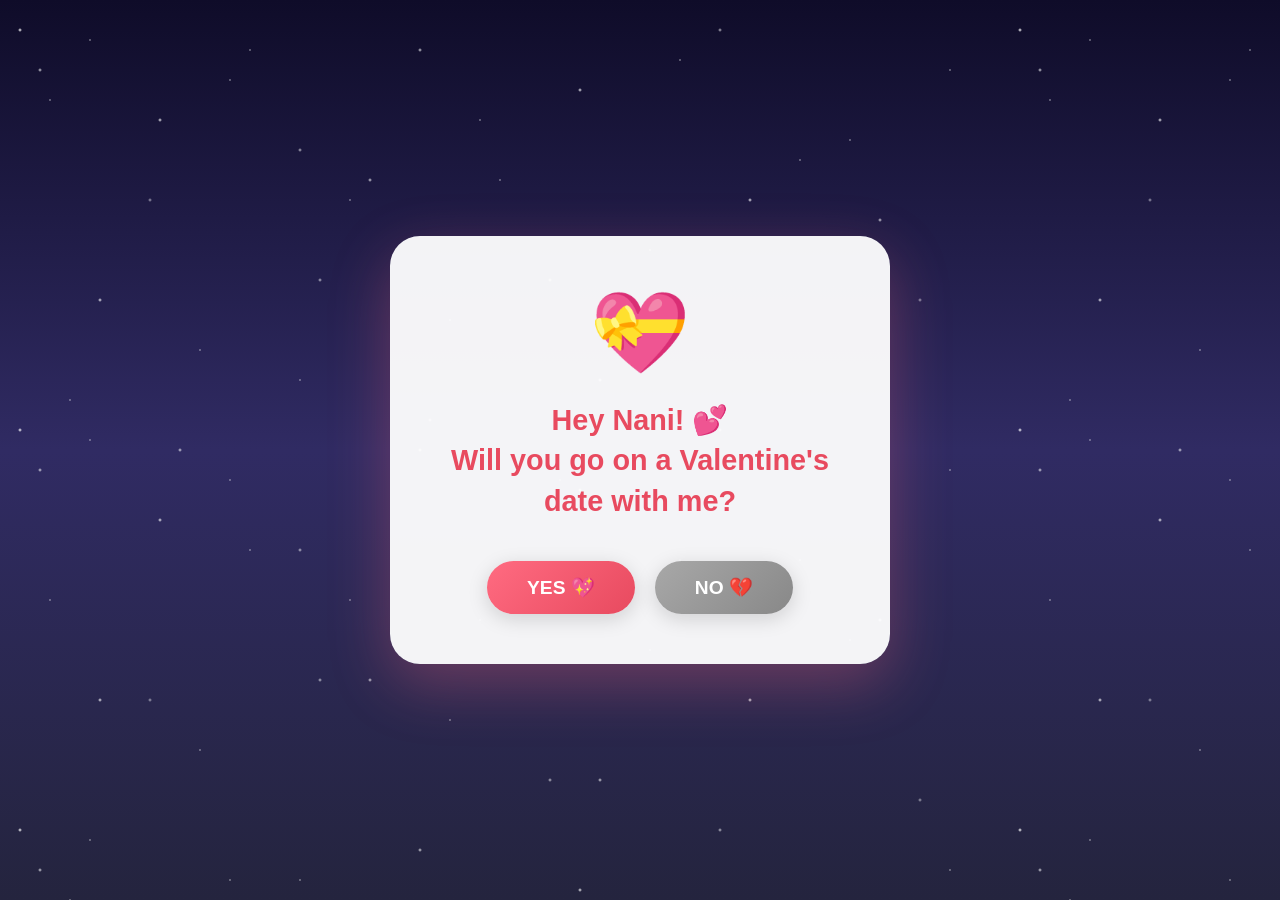
<file: index.html>
<!DOCTYPE html>
<html lang="en">
<head>
    <meta charset="UTF-8">
    <meta name="viewport" content="width=device-width, initial-scale=1.0">
    <title>Valentine's Question 💕</title>
    <link rel="stylesheet" href="styles.css">
</head>
<body class="page1">
    <div class="hearts-background"></div>
    <div class="container">
        <div class="question-card">
            <div class="heart-icon">💝</div>
            <h1>Hey Nani! 💕<br>Will you go on a Valentine's date with me?</h1>
            <div class="buttons">
                <button id="yesBtn" class="btn btn-yes">YES 💖</button>
                <button id="noBtn" class="btn btn-no">NO 💔</button>
            </div>
        </div>
    </div>
    <script src="script.js"></script>
</body>
</html>
</file>
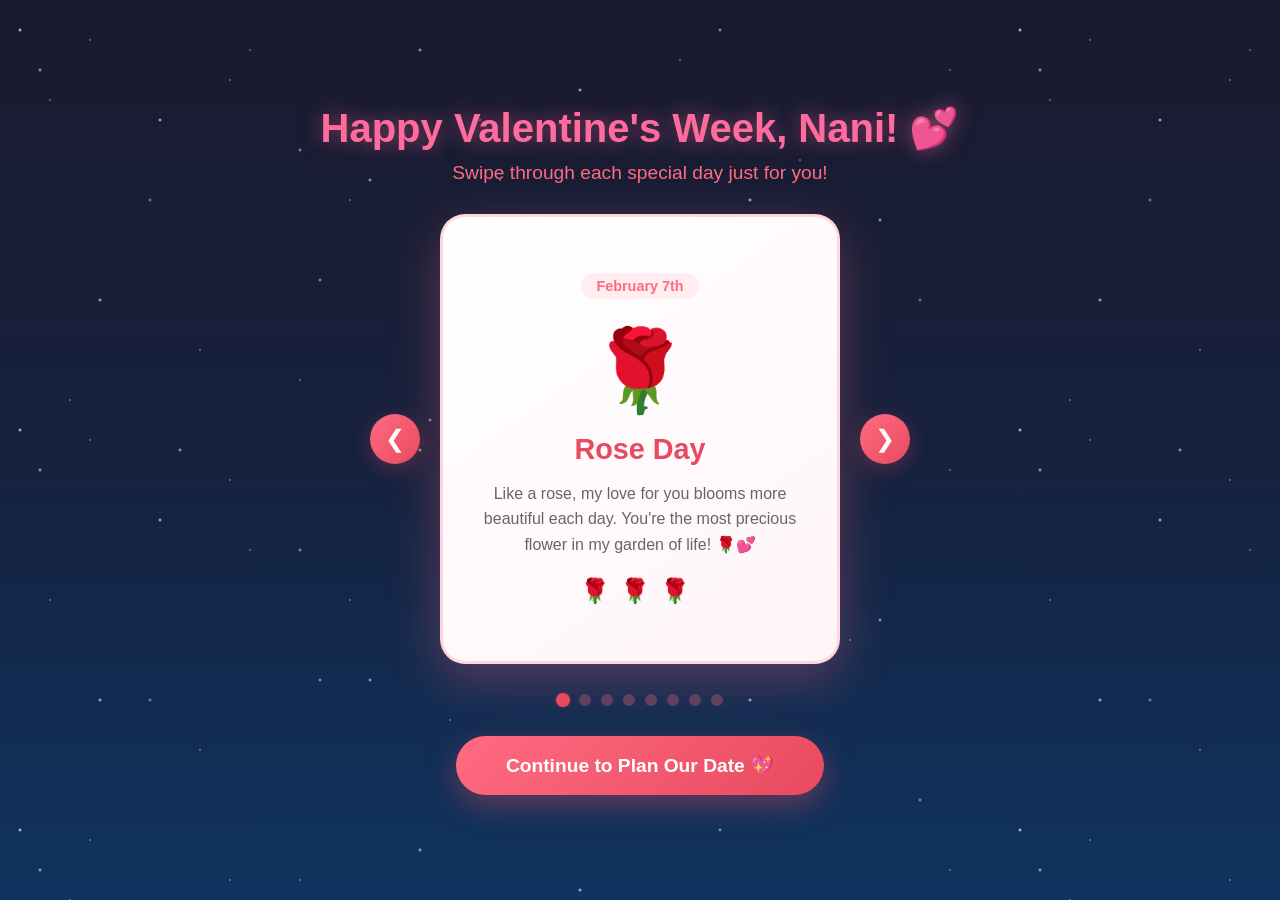
<file: greeting-cards.html>
<!DOCTYPE html>
<html lang="en">
<head>
    <meta charset="UTF-8">
    <meta name="viewport" content="width=device-width, initial-scale=1.0">
    <title>Valentine's Week Cards 💕</title>
    <link rel="stylesheet" href="styles.css">
</head>
<body class="greeting-page">
    <div class="hearts-background"></div>
    <div class="container">
        <h1 class="greeting-title">Happy Valentine's Week, Nani! 💕</h1>
        <p class="greeting-subtitle">Swipe through each special day just for you!</p>
        
        <div class="cards-carousel">
            <button class="carousel-btn prev-btn" onclick="prevCard()">❮</button>
            
            <div class="greeting-cards-container">
                <!-- Rose Day - Feb 7 -->
                <div class="greeting-card active" data-day="rose">
                    <div class="card-date">February 7th</div>
                    <div class="card-emoji">🌹</div>
                    <h2 class="card-day-title">Rose Day</h2>
                    <p class="card-message">Like a rose, my love for you blooms more beautiful each day. You're the most precious flower in my garden of life! 🌹💕</p>
                    <div class="card-decoration">🌹🌹🌹</div>
                </div>

                <!-- Propose Day - Feb 8 -->
                <div class="greeting-card" data-day="propose">
                    <div class="card-date">February 8th</div>
                    <div class="card-emoji">💍</div>
                    <h2 class="card-day-title">Propose Day</h2>
                    <p class="card-message">Every moment with you feels like a dream. Will you be mine forever? You make my heart skip a beat! 💍✨</p>
                    <div class="card-decoration">💕💍💕</div>
                </div>

                <!-- Chocolate Day - Feb 9 -->
                <div class="greeting-card" data-day="chocolate">
                    <div class="card-date">February 9th</div>
                    <div class="card-emoji">🍫</div>
                    <h2 class="card-day-title">Chocolate Day</h2>
                    <p class="card-message">You're sweeter than the sweetest chocolate! Life with you is like a box of chocolates - full of delightful surprises! 🍫🤎</p>
                    <div class="card-decoration">🍫🍬🍫</div>
                </div>

                <!-- Teddy Day - Feb 10 -->
                <div class="greeting-card" data-day="teddy">
                    <div class="card-date">February 10th</div>
                    <div class="card-emoji">🧸</div>
                    <h2 class="card-day-title">Teddy Day</h2>
                    <p class="card-message">Just like a teddy bear, I want to be the one you hug when you're happy, sad, or just need some comfort! 🧸💝</p>
                    <div class="card-decoration">🧸🤗🧸</div>
                </div>

                <!-- Promise Day - Feb 11 -->
                <div class="greeting-card" data-day="promise">
                    <div class="card-date">February 11th</div>
                    <div class="card-emoji">🤙</div>
                    <h2 class="card-day-title">Promise Day</h2>
                    <p class="card-message">I promise to always be there for you, to make you smile, to hold your hand through every storm. Forever and always! 🤞💫</p>
                    <div class="card-decoration">✨🤝✨</div>
                </div>

                <!-- Hug Day - Feb 12 -->
                <div class="greeting-card" data-day="hug">
                    <div class="card-date">February 12th</div>
                    <div class="card-emoji">🤗</div>
                    <h2 class="card-day-title">Hug Day</h2>
                    <p class="card-message">A hug from you is my favorite place to be. In your arms, I've found my home, my peace, my everything! 🤗💖</p>
                    <div class="card-decoration">🫂💕🫂</div>
                </div>

                <!-- Kiss Day - Feb 13 -->
                <div class="greeting-card" data-day="kiss">
                    <div class="card-date">February 13th</div>
                    <div class="card-emoji">💋</div>
                    <h2 class="card-day-title">Kiss Day</h2>
                    <p class="card-message">Your smile is my sunshine, and a kiss from you lights up my whole world. You're absolutely magical! 💋✨</p>
                    <div class="card-decoration">💋💕💋</div>
                </div>

                <!-- Valentine's Day - Feb 14 -->
                <div class="greeting-card" data-day="valentine">
                    <div class="card-date">February 14th</div>
                    <div class="card-emoji">❤️</div>
                    <h2 class="card-day-title">Valentine's Day</h2>
                    <p class="card-message">You are my today and all of my tomorrows. Happy Valentine's Day to the one who owns my heart! I love you! ❤️🥰</p>
                    <div class="card-decoration">💝❤️💝</div>
                </div>
            </div>
            
            <button class="carousel-btn next-btn" onclick="nextCard()">❯</button>
        </div>

        <div class="carousel-dots">
            <span class="dot active" onclick="goToCard(0)"></span>
            <span class="dot" onclick="goToCard(1)"></span>
            <span class="dot" onclick="goToCard(2)"></span>
            <span class="dot" onclick="goToCard(3)"></span>
            <span class="dot" onclick="goToCard(4)"></span>
            <span class="dot" onclick="goToCard(5)"></span>
            <span class="dot" onclick="goToCard(6)"></span>
            <span class="dot" onclick="goToCard(7)"></span>
        </div>

        <button class="btn btn-continue" onclick="window.location.href='page2.html'">
            Continue to Plan Our Date 💖
        </button>
    </div>
    <script src="script.js"></script>
</body>
</html>
</file>
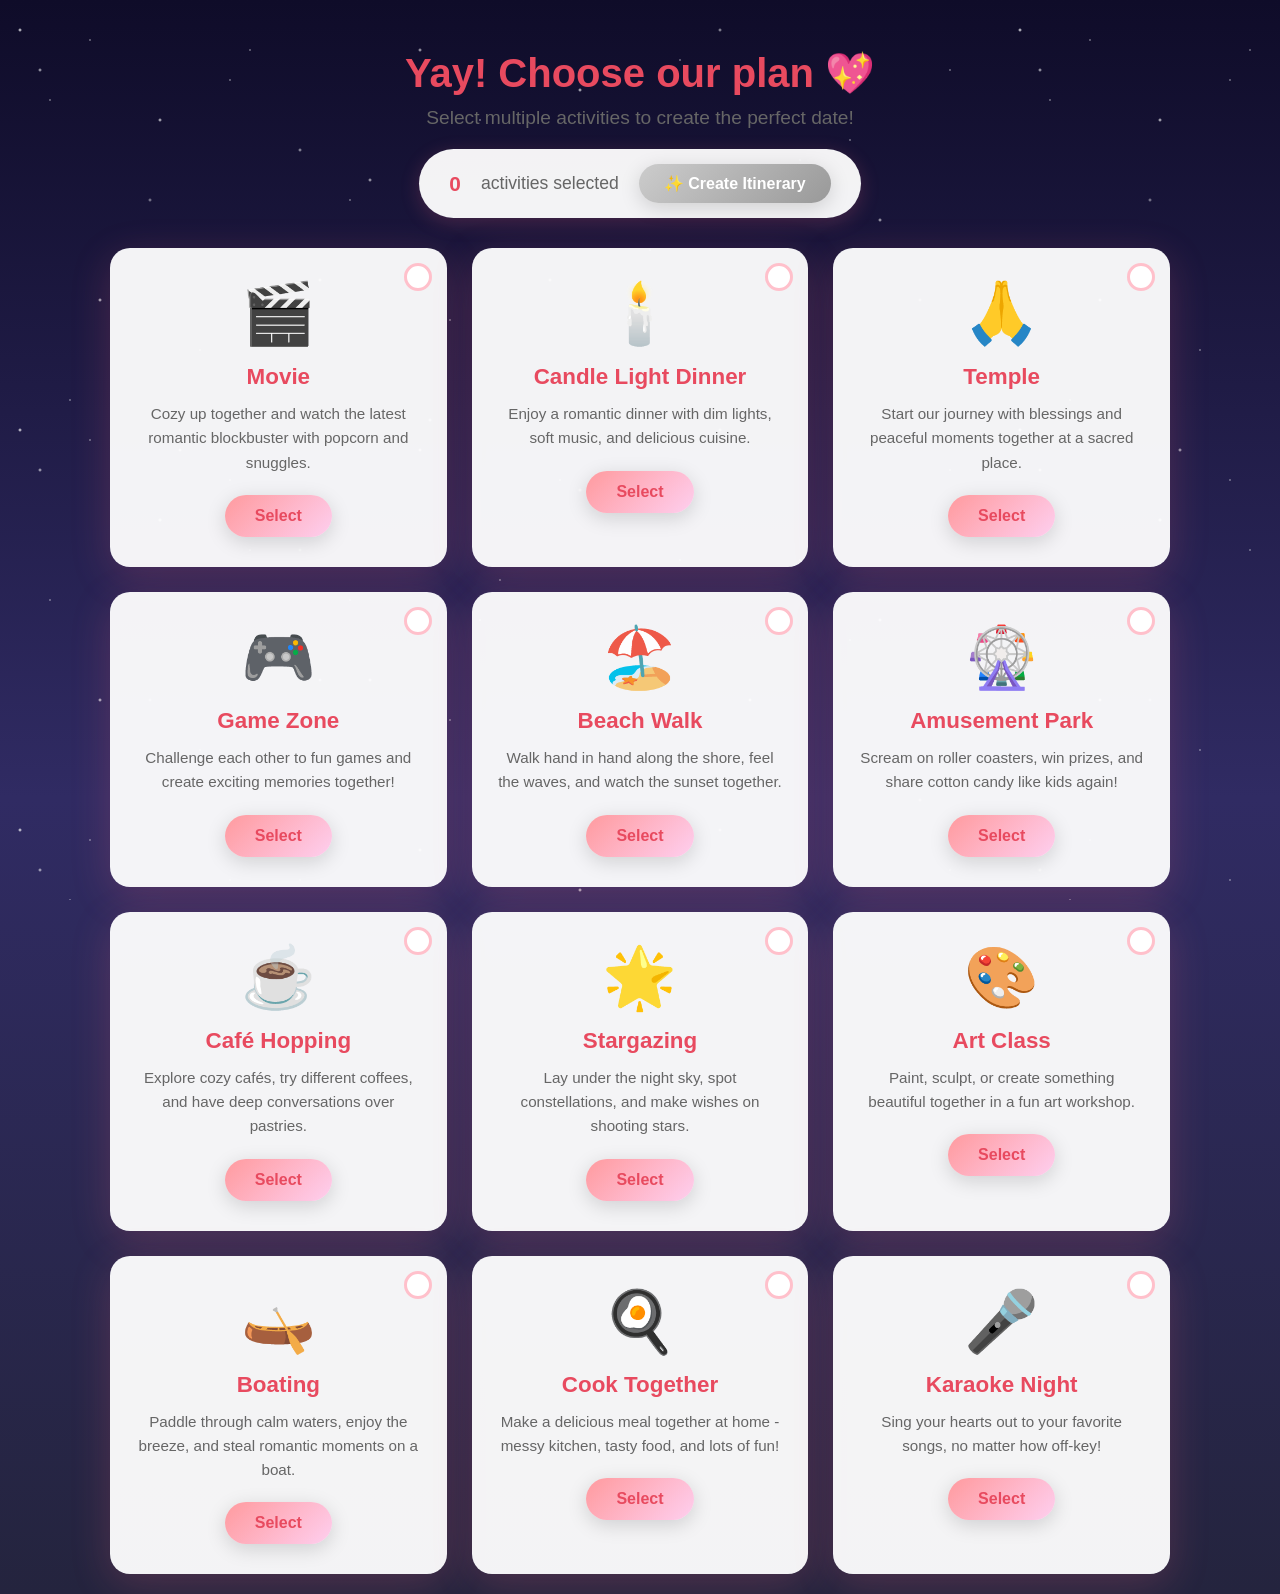
<file: page2.html>
<!DOCTYPE html>
<html lang="en">
<head>
    <meta charset="UTF-8">
    <meta name="viewport" content="width=device-width, initial-scale=1.0">
    <title>Choose Our Plan 💖</title>
    <link rel="stylesheet" href="styles.css">
</head>
<body class="page2">
    <div class="hearts-background"></div>
    <div class="container">
        <h1 class="page2-title">Yay! Choose our plan 💖</h1>
        <p class="subtitle">Select multiple activities to create the perfect date!</p>
        
        <div class="selection-info" id="selectionInfo">
            <span id="selectedCount">0</span> activities selected
            <button class="btn btn-create-itinerary" id="createItineraryBtn" onclick="createCombinedItinerary()" disabled>
                ✨ Create Itinerary
            </button>
        </div>
        
        <div class="cards-grid">
            <div class="card" data-plan="Movie">
                <div class="card-checkbox"><input type="checkbox" id="check-movie" onchange="togglePlan('Movie')"><label for="check-movie"></label></div>
                <div class="card-icon">🎬</div>
                <h2 class="card-title">Movie</h2>
                <p class="card-description">Cozy up together and watch the latest romantic blockbuster with popcorn and snuggles.</p>
                <button class="btn btn-select" onclick="togglePlan('Movie')">Select</button>
            </div>
            
            <div class="card" data-plan="Candle Light Dinner">
                <div class="card-checkbox"><input type="checkbox" id="check-dinner" onchange="togglePlan('Candle Light Dinner')"><label for="check-dinner"></label></div>
                <div class="card-icon">🕯️</div>
                <h2 class="card-title">Candle Light Dinner</h2>
                <p class="card-description">Enjoy a romantic dinner with dim lights, soft music, and delicious cuisine.</p>
                <button class="btn btn-select" onclick="togglePlan('Candle Light Dinner')">Select</button>
            </div>
            
            <div class="card" data-plan="Temple">
                <div class="card-checkbox"><input type="checkbox" id="check-temple" onchange="togglePlan('Temple')"><label for="check-temple"></label></div>
                <div class="card-icon">🙏</div>
                <h2 class="card-title">Temple</h2>
                <p class="card-description">Start our journey with blessings and peaceful moments together at a sacred place.</p>
                <button class="btn btn-select" onclick="togglePlan('Temple')">Select</button>
            </div>
            
            <div class="card" data-plan="Game Zone">
                <div class="card-checkbox"><input type="checkbox" id="check-game" onchange="togglePlan('Game Zone')"><label for="check-game"></label></div>
                <div class="card-icon">🎮</div>
                <h2 class="card-title">Game Zone</h2>
                <p class="card-description">Challenge each other to fun games and create exciting memories together!</p>
                <button class="btn btn-select" onclick="togglePlan('Game Zone')">Select</button>
            </div>
            
            <div class="card" data-plan="Beach Walk">
                <div class="card-checkbox"><input type="checkbox" id="check-beach" onchange="togglePlan('Beach Walk')"><label for="check-beach"></label></div>
                <div class="card-icon">🏖️</div>
                <h2 class="card-title">Beach Walk</h2>
                <p class="card-description">Walk hand in hand along the shore, feel the waves, and watch the sunset together.</p>
                <button class="btn btn-select" onclick="togglePlan('Beach Walk')">Select</button>
            </div>
            
            <div class="card" data-plan="Amusement Park">
                <div class="card-checkbox"><input type="checkbox" id="check-amusement" onchange="togglePlan('Amusement Park')"><label for="check-amusement"></label></div>
                <div class="card-icon">🎡</div>
                <h2 class="card-title">Amusement Park</h2>
                <p class="card-description">Scream on roller coasters, win prizes, and share cotton candy like kids again!</p>
                <button class="btn btn-select" onclick="togglePlan('Amusement Park')">Select</button>
            </div>
            
            <div class="card" data-plan="Café Hopping">
                <div class="card-checkbox"><input type="checkbox" id="check-cafe" onchange="togglePlan('Café Hopping')"><label for="check-cafe"></label></div>
                <div class="card-icon">☕</div>
                <h2 class="card-title">Café Hopping</h2>
                <p class="card-description">Explore cozy cafés, try different coffees, and have deep conversations over pastries.</p>
                <button class="btn btn-select" onclick="togglePlan('Café Hopping')">Select</button>
            </div>
            
            <div class="card" data-plan="Stargazing">
                <div class="card-checkbox"><input type="checkbox" id="check-stars" onchange="togglePlan('Stargazing')"><label for="check-stars"></label></div>
                <div class="card-icon">🌟</div>
                <h2 class="card-title">Stargazing</h2>
                <p class="card-description">Lay under the night sky, spot constellations, and make wishes on shooting stars.</p>
                <button class="btn btn-select" onclick="togglePlan('Stargazing')">Select</button>
            </div>
            
            <div class="card" data-plan="Art Class">
                <div class="card-checkbox"><input type="checkbox" id="check-art" onchange="togglePlan('Art Class')"><label for="check-art"></label></div>
                <div class="card-icon">🎨</div>
                <h2 class="card-title">Art Class</h2>
                <p class="card-description">Paint, sculpt, or create something beautiful together in a fun art workshop.</p>
                <button class="btn btn-select" onclick="togglePlan('Art Class')">Select</button>
            </div>
            
            <div class="card" data-plan="Boating">
                <div class="card-checkbox"><input type="checkbox" id="check-boat" onchange="togglePlan('Boating')"><label for="check-boat"></label></div>
                <div class="card-icon">🛶</div>
                <h2 class="card-title">Boating</h2>
                <p class="card-description">Paddle through calm waters, enjoy the breeze, and steal romantic moments on a boat.</p>
                <button class="btn btn-select" onclick="togglePlan('Boating')">Select</button>
            </div>
            
            <div class="card" data-plan="Cook Together">
                <div class="card-checkbox"><input type="checkbox" id="check-cook" onchange="togglePlan('Cook Together')"><label for="check-cook"></label></div>
                <div class="card-icon">🍳</div>
                <h2 class="card-title">Cook Together</h2>
                <p class="card-description">Make a delicious meal together at home - messy kitchen, tasty food, and lots of fun!</p>
                <button class="btn btn-select" onclick="togglePlan('Cook Together')">Select</button>
            </div>
            
            <div class="card" data-plan="Karaoke Night">
                <div class="card-checkbox"><input type="checkbox" id="check-karaoke" onchange="togglePlan('Karaoke Night')"><label for="check-karaoke"></label></div>
                <div class="card-icon">🎤</div>
                <h2 class="card-title">Karaoke Night</h2>
                <p class="card-description">Sing your hearts out to your favorite songs, no matter how off-key!</p>
                <button class="btn btn-select" onclick="togglePlan('Karaoke Night')">Select</button>
            </div>
        </div>
        
        <div id="selectedMessage" class="selected-message"></div>
        
        <!-- Itinerary Modal -->
        <div id="itineraryModal" class="modal">
            <div class="modal-content">
                <span class="close-btn" onclick="closeModal()">&times;</span>
                <div id="itineraryContent"></div>
                <div class="modal-buttons">
                    <button class="btn btn-download" onclick="downloadItinerary()">📥 Download PDF</button>
                    <button class="btn btn-email" onclick="sendEmail()">📧 Send to Email</button>
                </div>
            </div>
        </div>
    </div>
    <script src="script.js"></script>
</body>
</html>
</file>
<file: styles.css>
/* Reset and Base Styles */
* {
    margin: 0;
    padding: 0;
    box-sizing: border-box;
}

body {
    font-family: 'Segoe UI', Tahoma, Geneva, Verdana, sans-serif;
    min-height: 100vh;
    background: linear-gradient(to bottom, #0f0c29 0%, #302b63 50%, #24243e 100%);
    overflow-x: hidden;
    position: relative;
}

/* Romantic Starry Night Sky Background */
.hearts-background {
    position: fixed;
    top: 0;
    left: 0;
    width: 100%;
    height: 100%;
    pointer-events: none;
    overflow: hidden;
    z-index: 0;
    background: transparent;
}

/* Twinkling Stars */
.hearts-background::before {
    content: "";
    position: absolute;
    top: 0;
    left: 0;
    width: 100%;
    height: 100%;
    background-image: 
        radial-gradient(2px 2px at 20px 30px, #fff, transparent),
        radial-gradient(2px 2px at 40px 70px, rgba(255,255,255,0.8), transparent),
        radial-gradient(1px 1px at 90px 40px, #fff, transparent),
        radial-gradient(2px 2px at 160px 120px, rgba(255,255,255,0.9), transparent),
        radial-gradient(1px 1px at 230px 80px, #fff, transparent),
        radial-gradient(2px 2px at 300px 150px, rgba(255,255,255,0.7), transparent),
        radial-gradient(1px 1px at 350px 200px, #fff, transparent),
        radial-gradient(2px 2px at 420px 50px, rgba(255,255,255,0.8), transparent),
        radial-gradient(1px 1px at 500px 180px, #fff, transparent),
        radial-gradient(2px 2px at 580px 90px, rgba(255,255,255,0.9), transparent),
        radial-gradient(1px 1px at 650px 250px, #fff, transparent),
        radial-gradient(2px 2px at 720px 30px, rgba(255,255,255,0.7), transparent),
        radial-gradient(1px 1px at 800px 160px, #fff, transparent),
        radial-gradient(2px 2px at 880px 220px, rgba(255,255,255,0.8), transparent),
        radial-gradient(1px 1px at 950px 70px, #fff, transparent),
        radial-gradient(2px 2px at 100px 300px, rgba(255,255,255,0.9), transparent),
        radial-gradient(1px 1px at 200px 350px, #fff, transparent),
        radial-gradient(2px 2px at 320px 280px, rgba(255,255,255,0.7), transparent),
        radial-gradient(1px 1px at 450px 320px, #fff, transparent),
        radial-gradient(2px 2px at 600px 380px, rgba(255,255,255,0.8), transparent);
    background-size: 1000px 400px;
    animation: twinkle 4s ease-in-out infinite;
}

.hearts-background::after {
    content: "";
    position: absolute;
    top: 0;
    left: 0;
    width: 100%;
    height: 100%;
    background-image: 
        radial-gradient(1px 1px at 50px 100px, #fff, transparent),
        radial-gradient(2px 2px at 150px 200px, rgba(255,255,255,0.6), transparent),
        radial-gradient(1px 1px at 250px 50px, #fff, transparent),
        radial-gradient(2px 2px at 370px 180px, rgba(255,255,255,0.8), transparent),
        radial-gradient(1px 1px at 480px 120px, #fff, transparent),
        radial-gradient(2px 2px at 550px 280px, rgba(255,255,255,0.7), transparent),
        radial-gradient(1px 1px at 680px 60px, #fff, transparent),
        radial-gradient(2px 2px at 750px 200px, rgba(255,255,255,0.9), transparent),
        radial-gradient(1px 1px at 850px 140px, #fff, transparent),
        radial-gradient(2px 2px at 920px 300px, rgba(255,255,255,0.6), transparent),
        radial-gradient(1px 1px at 70px 400px, #fff, transparent),
        radial-gradient(2px 2px at 180px 450px, rgba(255,255,255,0.8), transparent),
        radial-gradient(1px 1px at 300px 380px, #fff, transparent),
        radial-gradient(2px 2px at 430px 420px, rgba(255,255,255,0.7), transparent),
        radial-gradient(1px 1px at 560px 480px, #fff, transparent);
    background-size: 1000px 500px;
    animation: twinkle 3s ease-in-out infinite 1s;
}

@keyframes twinkle {
    0%, 100% {
        opacity: 0.7;
    }
    50% {
        opacity: 1;
    }
}

/* Container */
.container {
    position: relative;
    z-index: 1;
    min-height: 100vh;
    display: flex;
    flex-direction: column;
    align-items: center;
    justify-content: center;
    padding: 20px;
}

/* Page 1 Styles */
.question-card {
    background: rgba(255, 255, 255, 0.95);
    border-radius: 30px;
    padding: 50px 60px;
    text-align: center;
    box-shadow: 0 20px 60px rgba(255, 107, 129, 0.3);
    max-width: 500px;
    width: 100%;
    animation: popIn 0.6s ease-out;
}

@keyframes popIn {
    0% {
        transform: scale(0.8);
        opacity: 0;
    }
    100% {
        transform: scale(1);
        opacity: 1;
    }
}

.heart-icon {
    font-size: 80px;
    margin-bottom: 20px;
    animation: pulse 1.5s ease-in-out infinite;
}

@keyframes pulse {
    0%, 100% {
        transform: scale(1);
    }
    50% {
        transform: scale(1.1);
    }
}

.question-card h1 {
    font-size: 1.8rem;
    color: #e84a5f;
    margin-bottom: 40px;
    line-height: 1.4;
}

/* Buttons */
.buttons {
    display: flex;
    gap: 20px;
    justify-content: center;
    flex-wrap: wrap;
}

.btn {
    padding: 15px 40px;
    font-size: 1.2rem;
    font-weight: bold;
    border: none;
    border-radius: 50px;
    cursor: pointer;
    transition: all 0.3s ease;
    box-shadow: 0 5px 20px rgba(0, 0, 0, 0.15);
}

.btn-yes {
    background: linear-gradient(135deg, #ff6b81 0%, #e84a5f 100%);
    color: white;
}

.btn-yes:hover {
    transform: scale(1.1);
    box-shadow: 0 8px 30px rgba(232, 74, 95, 0.4);
}

.btn-no {
    background: linear-gradient(135deg, #a8a8a8 0%, #888888 100%);
    color: white;
    transition: all 0.2s ease-out;
}

.btn-no:hover {
    background: linear-gradient(135deg, #888888 0%, #666666 100%);
}

/* Page 2 Styles */
.page2 .container {
    justify-content: flex-start;
    padding-top: 50px;
}

.page2-title {
    font-size: 2.5rem;
    color: #e84a5f;
    margin-bottom: 10px;
    text-align: center;
    animation: popIn 0.6s ease-out;
}

.subtitle {
    font-size: 1.2rem;
    color: #666;
    margin-bottom: 20px;
    text-align: center;
}

/* Selection Info Bar */
.selection-info {
    display: flex;
    align-items: center;
    justify-content: center;
    gap: 20px;
    background: rgba(255, 255, 255, 0.95);
    padding: 15px 30px;
    border-radius: 50px;
    margin-bottom: 30px;
    box-shadow: 0 5px 20px rgba(255, 107, 129, 0.2);
    font-size: 1.1rem;
    color: #666;
    position: sticky;
    top: 20px;
    z-index: 100;
}

#selectedCount {
    font-weight: bold;
    color: #e84a5f;
    font-size: 1.3rem;
}

.btn-create-itinerary {
    background: linear-gradient(135deg, #ff6b81 0%, #e84a5f 100%);
    color: white;
    padding: 10px 25px;
    font-size: 1rem;
}

.btn-create-itinerary:disabled {
    background: linear-gradient(135deg, #ccc 0%, #999 100%);
    cursor: not-allowed;
    transform: none !important;
}

.btn-create-itinerary:not(:disabled):hover {
    transform: scale(1.05);
    box-shadow: 0 8px 25px rgba(232, 74, 95, 0.4);
}

/* Cards Grid */
.cards-grid {
    display: grid;
    grid-template-columns: repeat(auto-fit, minmax(250px, 1fr));
    gap: 25px;
    max-width: 1100px;
    width: 100%;
    padding: 0 20px;
}

.card {
    background: rgba(255, 255, 255, 0.95);
    border-radius: 20px;
    padding: 30px 25px;
    text-align: center;
    box-shadow: 0 10px 40px rgba(255, 107, 129, 0.2);
    transition: all 0.3s ease;
    animation: slideUp 0.5s ease-out;
    animation-fill-mode: both;
    position: relative;
    cursor: pointer;
}

/* Card Checkbox */
.card-checkbox {
    position: absolute;
    top: 15px;
    right: 15px;
}

.card-checkbox input[type="checkbox"] {
    display: none;
}

.card-checkbox label {
    width: 28px;
    height: 28px;
    border: 3px solid #ffc0cb;
    border-radius: 50%;
    display: flex;
    align-items: center;
    justify-content: center;
    cursor: pointer;
    transition: all 0.3s ease;
    background: white;
}

.card-checkbox label::after {
    content: '✓';
    font-size: 16px;
    color: white;
    opacity: 0;
    transition: opacity 0.2s ease;
}

.card-checkbox input[type="checkbox"]:checked + label {
    background: linear-gradient(135deg, #ff6b81 0%, #e84a5f 100%);
    border-color: #e84a5f;
}

.card-checkbox input[type="checkbox"]:checked + label::after {
    opacity: 1;
}

.card.selected {
    background: linear-gradient(135deg, #fff0f3 0%, #ffd1dc 100%);
    border: 3px solid #e84a5f;
    transform: scale(1.02);
}

.card:nth-child(1) { animation-delay: 0.1s; }
.card:nth-child(2) { animation-delay: 0.2s; }
.card:nth-child(3) { animation-delay: 0.3s; }
.card:nth-child(4) { animation-delay: 0.4s; }

@keyframes slideUp {
    0% {
        transform: translateY(30px);
        opacity: 0;
    }
    100% {
        transform: translateY(0);
        opacity: 1;
    }
}

.card:hover {
    transform: translateY(-10px);
    box-shadow: 0 20px 50px rgba(255, 107, 129, 0.3);
}

.card.selected:hover {
    transform: scale(1.02) translateY(-5px);
}

.card-icon {
    font-size: 60px;
    margin-bottom: 15px;
}

.card-title {
    font-size: 1.4rem;
    color: #e84a5f;
    margin-bottom: 12px;
}

.card-description {
    font-size: 0.95rem;
    color: #666;
    line-height: 1.6;
    margin-bottom: 20px;
}

.btn-select {
    background: linear-gradient(135deg, #ff9a9e 0%, #fecfef 100%);
    color: #e84a5f;
    padding: 12px 30px;
    font-size: 1rem;
}

.btn-select:hover {
    background: linear-gradient(135deg, #ff6b81 0%, #e84a5f 100%);
    color: white;
    transform: scale(1.05);
}

/* Selected Message */
.selected-message {
    margin-top: 40px;
    padding: 20px 40px;
    background: rgba(255, 255, 255, 0.95);
    border-radius: 15px;
    font-size: 1.3rem;
    color: #e84a5f;
    box-shadow: 0 10px 30px rgba(255, 107, 129, 0.2);
    display: none;
    animation: popIn 0.4s ease-out;
}

.selected-message.show {
    display: block;
}

/* Modal Styles */
.modal {
    display: none;
    position: fixed;
    z-index: 1000;
    left: 0;
    top: 0;
    width: 100%;
    height: 100%;
    background-color: rgba(0, 0, 0, 0.6);
    backdrop-filter: blur(5px);
    animation: fadeIn 0.3s ease;
}

@keyframes fadeIn {
    from { opacity: 0; }
    to { opacity: 1; }
}

.modal.show {
    display: flex;
    align-items: center;
    justify-content: center;
}

.modal-content {
    background: linear-gradient(135deg, #fff 0%, #fff5f5 100%);
    border-radius: 25px;
    padding: 40px;
    max-width: 600px;
    width: 90%;
    max-height: 85vh;
    overflow-y: auto;
    position: relative;
    box-shadow: 0 25px 80px rgba(232, 74, 95, 0.3);
    animation: slideUp 0.4s ease;
}

.close-btn {
    position: absolute;
    top: 15px;
    right: 20px;
    font-size: 30px;
    color: #999;
    cursor: pointer;
    transition: color 0.3s;
}

.close-btn:hover {
    color: #e84a5f;
}

.itinerary-header {
    text-align: center;
    margin-bottom: 30px;
}

.itinerary-header h2 {
    color: #e84a5f;
    font-size: 2rem;
    margin-bottom: 5px;
}

.itinerary-header .date {
    color: #888;
    font-size: 1.1rem;
}

.itinerary-header .activities-count {
    color: #e84a5f;
    font-size: 1rem;
    margin-top: 5px;
    font-weight: bold;
}

/* Itinerary Timeline */
.itinerary-timeline {
    margin-bottom: 25px;
}

.itinerary-plan-item {
    display: flex;
    gap: 15px;
    margin-bottom: 20px;
    padding: 15px;
    background: white;
    border-radius: 15px;
    border-left: 4px solid #e84a5f;
    box-shadow: 0 5px 15px rgba(255, 107, 129, 0.1);
}

.plan-number {
    width: 35px;
    height: 35px;
    background: linear-gradient(135deg, #ff6b81 0%, #e84a5f 100%);
    color: white;
    border-radius: 50%;
    display: flex;
    align-items: center;
    justify-content: center;
    font-weight: bold;
    font-size: 1.1rem;
    flex-shrink: 0;
}

.plan-info {
    flex: 1;
}

.plan-header {
    display: flex;
    align-items: center;
    gap: 10px;
    margin-bottom: 5px;
}

.plan-icon-small {
    font-size: 1.5rem;
}

.plan-name-small {
    font-size: 1.2rem;
    color: #e84a5f;
    font-weight: bold;
}

.plan-time-small {
    color: #888;
    font-size: 0.9rem;
    margin-bottom: 10px;
}

.plan-items-small {
    list-style: none;
    padding: 0;
    margin: 0;
}

.plan-items-small li {
    padding: 3px 0;
    color: #666;
    font-size: 0.9rem;
}

.itinerary-plan {
    background: linear-gradient(135deg, #ffecd2 0%, #fcb69f 100%);
    border-radius: 15px;
    padding: 25px;
    margin-bottom: 25px;
    text-align: center;
}

.itinerary-plan .plan-icon {
    font-size: 60px;
    margin-bottom: 10px;
}

.itinerary-plan .plan-name {
    font-size: 1.5rem;
    color: #e84a5f;
    font-weight: bold;
    margin-bottom: 10px;
}

.itinerary-plan .plan-desc {
    color: #666;
    line-height: 1.6;
}

.itinerary-details {
    background: #fff;
    border-radius: 15px;
    padding: 20px;
    margin-bottom: 25px;
    border: 2px dashed #ffc0cb;
}

.itinerary-details h3 {
    color: #e84a5f;
    margin-bottom: 15px;
    font-size: 1.2rem;
}

.itinerary-details ul {
    list-style: none;
    padding: 0;
}

.itinerary-details li {
    padding: 10px 0;
    border-bottom: 1px solid #f0f0f0;
    color: #555;
    display: flex;
    align-items: center;
    gap: 10px;
}

.itinerary-details li:last-child {
    border-bottom: none;
}

.itinerary-details li span {
    font-size: 1.2rem;
}

.love-note {
    background: linear-gradient(135deg, #ff9a9e 0%, #fecfef 100%);
    border-radius: 15px;
    padding: 20px;
    text-align: center;
    color: #e84a5f;
    font-style: italic;
    margin-bottom: 25px;
}

.modal-buttons {
    display: flex;
    gap: 15px;
    justify-content: center;
    flex-wrap: wrap;
}

.btn-download {
    background: linear-gradient(135deg, #667eea 0%, #764ba2 100%);
    color: white;
}

.btn-download:hover {
    transform: scale(1.05);
    box-shadow: 0 8px 25px rgba(102, 126, 234, 0.4);
}

.btn-email {
    background: linear-gradient(135deg, #f093fb 0%, #f5576c 100%);
    color: white;
}

.btn-email:hover {
    transform: scale(1.05);
    box-shadow: 0 8px 25px rgba(245, 87, 108, 0.4);
}

.email-sent {
    background: linear-gradient(135deg, #11998e 0%, #38ef7d 100%) !important;
}

/* Mobile Responsive */
@media (max-width: 768px) {
    .question-card {
        padding: 40px 30px;
        margin: 20px;
    }
    
    .question-card h1 {
        font-size: 1.5rem;
    }
    
    .heart-icon {
        font-size: 60px;
    }
    
    .btn {
        padding: 12px 30px;
        font-size: 1rem;
    }
    
    .page2-title {
        font-size: 2rem;
    }
    
    .selection-info {
        flex-direction: column;
        gap: 10px;
        padding: 15px 20px;
    }
    
    .cards-grid {
        grid-template-columns: 1fr;
        max-width: 400px;
    }
    
    .card {
        padding: 25px 20px;
    }
    
    .card-icon {
        font-size: 50px;
    }
    
    .card-title {
        font-size: 1.2rem;
    }
    
    .modal-content {
        padding: 25px;
        margin: 10px;
    }
    
    .itinerary-header h2 {
        font-size: 1.5rem;
    }
}

@media (max-width: 480px) {
    .question-card h1 {
        font-size: 1.3rem;
    }
    
    .buttons {
        flex-direction: column;
        align-items: center;
    }
    
    .btn {
        width: 100%;
        max-width: 200px;
    }
    
    .page2-title {
        font-size: 1.6rem;
    }
    
    .subtitle {
        font-size: 1rem;
    }
    
    .modal-buttons {
        flex-direction: column;
    }
    
    .modal-buttons .btn {
        width: 100%;
    }
}

/* ========== GREETING CARDS PAGE STYLES ========== */
.greeting-page {
    background: linear-gradient(to bottom, #1a1a2e 0%, #16213e 50%, #0f3460 100%);
}

.greeting-title {
    font-size: 2.5rem;
    color: #ff6b9d;
    text-align: center;
    margin-bottom: 10px;
    text-shadow: 0 0 20px rgba(255, 107, 157, 0.5);
    animation: fadeInDown 0.8s ease-out;
}

.greeting-subtitle {
    font-size: 1.2rem;
    color: #ffc0cb;
    color: #ff6b81;
    text-align: center;
    margin-bottom: 30px;
    animation: fadeInUp 0.8s ease-out;
}

@keyframes fadeInDown {
    from {
        opacity: 0;
        transform: translateY(-20px);
    }
    to {
        opacity: 1;
        transform: translateY(0);
    }
}

@keyframes fadeInUp {
    from {
        opacity: 0;
        transform: translateY(20px);
    }
    to {
        opacity: 1;
        transform: translateY(0);
    }
}

.cards-carousel {
    display: flex;
    align-items: center;
    justify-content: center;
    gap: 20px;
    width: 100%;
    max-width: 600px;
    margin: 0 auto;
}

.greeting-cards-container {
    position: relative;
    width: 100%;
    max-width: 400px;
    height: 450px;
    perspective: 1000px;
}

.greeting-card {
    position: absolute;
    top: 0;
    left: 0;
    width: 100%;
    height: 100%;
    background: linear-gradient(145deg, #ffffff 0%, #fff5f8 100%);
    border-radius: 25px;
    padding: 30px;
    text-align: center;
    box-shadow: 0 15px 50px rgba(255, 107, 129, 0.3);
    opacity: 0;
    transform: scale(0.8) rotateY(90deg);
    transition: all 0.5s ease;
    display: flex;
    flex-direction: column;
    justify-content: center;
    align-items: center;
    border: 3px solid rgba(255, 182, 193, 0.5);
}

.greeting-card.active {
    opacity: 1;
    transform: scale(1) rotateY(0deg);
    z-index: 10;
}

.greeting-card.prev {
    opacity: 0;
    transform: scale(0.8) rotateY(-90deg) translateX(-100px);
}

.greeting-card.next {
    opacity: 0;
    transform: scale(0.8) rotateY(90deg) translateX(100px);
}

.card-date {
    font-size: 0.9rem;
    color: #ff6b81;
    font-weight: 600;
    margin-bottom: 10px;
    padding: 5px 15px;
    background: rgba(255, 107, 129, 0.1);
    border-radius: 20px;
}

.card-emoji {
    font-size: 80px;
    margin: 15px 0;
    animation: bounce 2s ease-in-out infinite;
}

@keyframes bounce {
    0%, 100% {
        transform: translateY(0);
    }
    50% {
        transform: translateY(-10px);
    }
}

.card-day-title {
    font-size: 1.8rem;
    color: #e84a5f;
    margin-bottom: 15px;
    font-weight: 700;
}

.card-message {
    font-size: 1rem;
    color: #666;
    line-height: 1.6;
    padding: 0 10px;
}

.card-decoration {
    font-size: 1.5rem;
    margin-top: 20px;
    letter-spacing: 10px;
}

.carousel-btn {
    background: linear-gradient(135deg, #ff6b81 0%, #e84a5f 100%);
    color: white;
    border: none;
    width: 50px;
    height: 50px;
    border-radius: 50%;
    font-size: 1.5rem;
    cursor: pointer;
    transition: all 0.3s ease;
    box-shadow: 0 5px 20px rgba(232, 74, 95, 0.3);
    flex-shrink: 0;
}

.carousel-btn:hover {
    transform: scale(1.1);
    box-shadow: 0 8px 30px rgba(232, 74, 95, 0.5);
}

.carousel-dots {
    display: flex;
    justify-content: center;
    gap: 10px;
    margin: 30px 0;
}

.dot {
    width: 12px;
    height: 12px;
    border-radius: 50%;
    background: rgba(255, 107, 129, 0.3);
    cursor: pointer;
    transition: all 0.3s ease;
}

.dot.active {
    background: #e84a5f;
    transform: scale(1.2);
}

.dot:hover {
    background: #ff6b81;
}

.btn-continue {
    background: linear-gradient(135deg, #ff6b81 0%, #e84a5f 100%);
    color: white;
    padding: 18px 50px;
    font-size: 1.2rem;
    border: none;
    border-radius: 50px;
    cursor: pointer;
    transition: all 0.3s ease;
    box-shadow: 0 10px 30px rgba(232, 74, 95, 0.4);
    animation: pulse 2s ease-in-out infinite;
}

.btn-continue:hover {
    transform: translateY(-3px);
    box-shadow: 0 15px 40px rgba(232, 74, 95, 0.5);
}

/* Greeting Cards Responsive */
@media (max-width: 768px) {
    .greeting-title {
        font-size: 1.8rem;
    }
    
    .greeting-cards-container {
        max-width: 320px;
        height: 420px;
    }
    
    .greeting-card {
        padding: 25px 20px;
    }
    
    .card-emoji {
        font-size: 60px;
    }
    
    .card-day-title {
        font-size: 1.5rem;
    }
    
    .card-message {
        font-size: 0.95rem;
    }
    
    .carousel-btn {
        width: 40px;
        height: 40px;
        font-size: 1.2rem;
    }
}

@media (max-width: 480px) {
    .cards-carousel {
        gap: 10px;
    }
    
    .greeting-cards-container {
        max-width: 280px;
        height: 400px;
    }
    
    .carousel-btn {
        width: 35px;
        height: 35px;
        font-size: 1rem;
    }
    
    .btn-continue {
        padding: 15px 35px;
        font-size: 1rem;
    }
}
</file>
